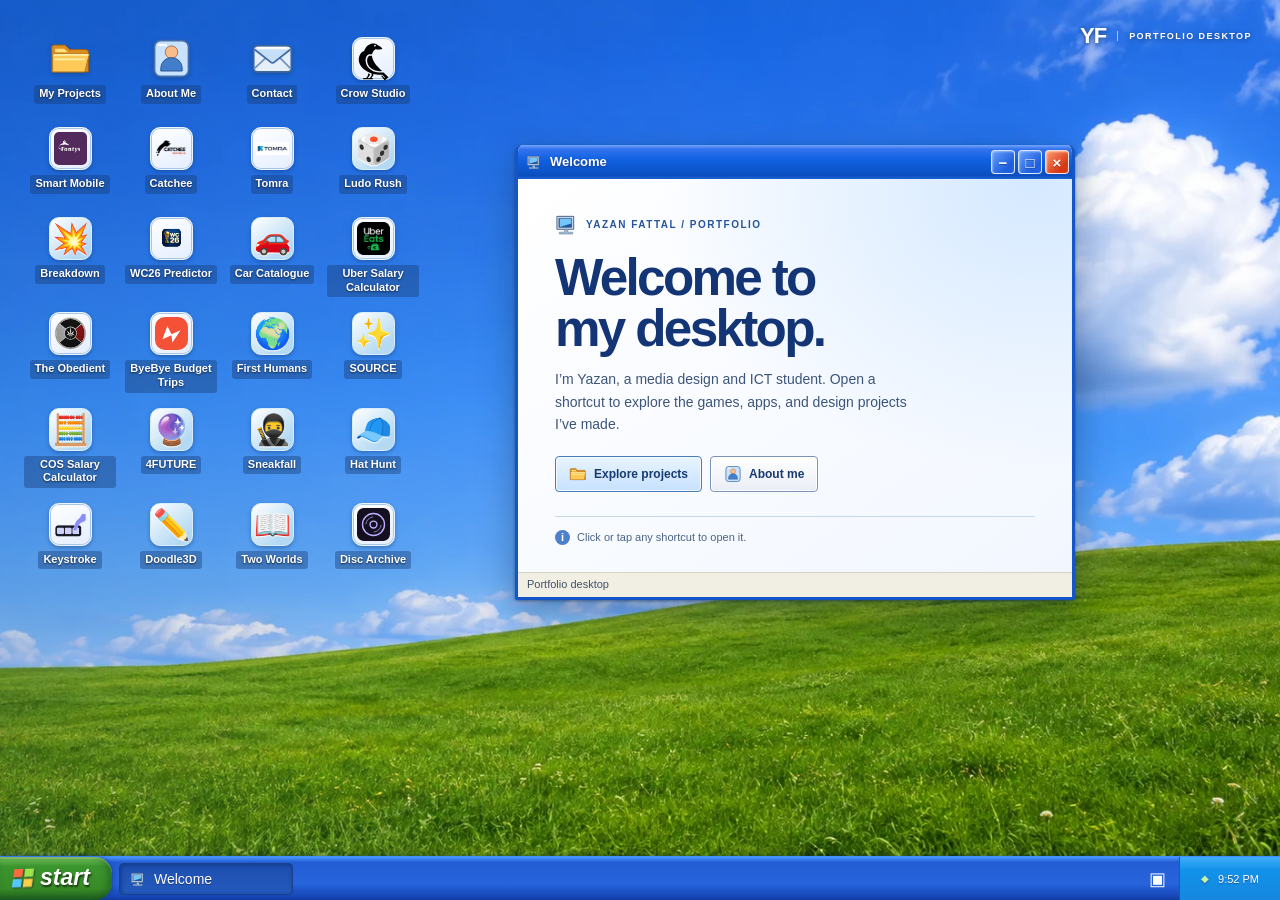
<file: index.html>
<!doctype html>
<html lang="en">
<head>
<meta charset="utf-8">
<meta name="viewport" content="width=device-width, initial-scale=1">
<meta name="description" content="Explore Yazan Fattal’s design, games, and web projects in an interactive retro desktop portfolio.">
<title>Yazan Fattal | Portfolio Desktop</title>
<link rel="icon" href="assets/favicon.png">
<link rel="stylesheet" href="desktop.css">
<script src="projects.js?v=20261124" defer></script>
<script src="desktop.js" defer></script>
</head>
<body>
<main id="workspace" aria-label="Portfolio desktop">
  <div class="desktop-mark" aria-hidden="true">YF<span>PORTFOLIO DESKTOP</span></div>
  <nav id="shortcuts" aria-label="Desktop shortcuts"></nav>
  <div id="windows"></div>
</main>
<aside id="start-menu" aria-label="Start menu" hidden>
  <header><img src="assets/me.JPG" alt=""><strong>Yazan Fattal</strong></header>
  <div class="start-links">
    <div><button data-open="projects" class="start-primary"><span data-icon="folder"></span><span><b>My Projects</b><small>Browse the complete portfolio</small></span></button>
    <button data-open="welcome"><span data-icon="computer"></span><span><b>Welcome</b><small>Go back to the desktop guide</small></span></button></div>
    <div><button data-open="about"><span data-icon="person"></span>About me</button>
    <button data-open="contact"><span data-icon="mail"></span>Contact</button>
    <a href="https://github.com/YazanFattal" target="_blank" rel="noopener noreferrer"><span data-icon="web"></span>GitHub ↗</a></div>
  </div>
  <footer><button id="hide-windows"><span aria-hidden="true">▣</span> Show desktop</button></footer>
</aside>
<footer id="taskbar">
  <button id="start" aria-expanded="false" aria-controls="start-menu" title="Open Start menu"><span class="flag" aria-hidden="true"><i></i><i></i><i></i><i></i></span>start</button>
  <div id="tasks" aria-label="Open windows"></div>
  <button id="desktop-toggle" aria-label="Show desktop" title="Show desktop">▣</button>
  <div class="tray"><span aria-hidden="true" class="tray-light">◆</span><time id="clock"></time></div>
</footer>
<noscript><p class="noscript">Enable JavaScript to explore this interactive portfolio.</p></noscript>
</body>
</html>
</file>
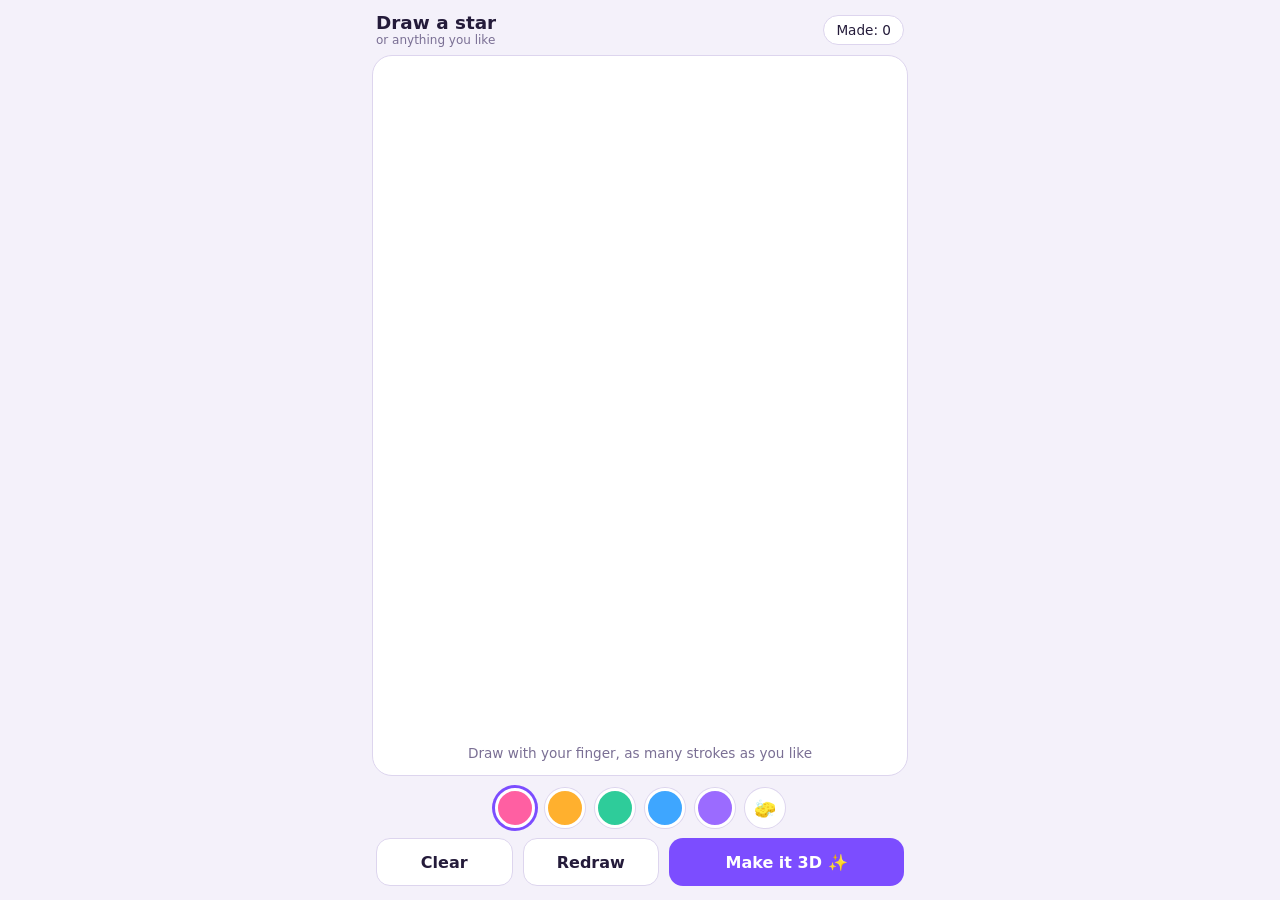
<file: apps/doodle3d/index.html>
<!DOCTYPE html>
<html lang="en">
<head>
<meta charset="utf-8">
<meta name="viewport" content="width=device-width, initial-scale=1, viewport-fit=cover">
<title>Doodle3D</title>
<link rel="icon" href="data:image/svg+xml,<svg xmlns=%22http://www.w3.org/2000/svg%22 viewBox=%220 0 100 100%22><text y=%22.9em%22 font-size=%2290%22>✏️</text></svg>">
<style>
:root{--bg:#f4f1fa;--panel:#fff;--ink:#241b3a;--mute:#7a6f94;--accent:#7c4dff;--line:#ddd5ee;color-scheme:light;
box-sizing:border-box;padding-top:env(safe-area-inset-top,0px);padding-bottom:env(safe-area-inset-bottom,0px)}
@media (prefers-color-scheme:dark){:root:not([data-theme="light"]){--bg:#15101f;--panel:#211a33;--ink:#f1ecfb;--mute:#9d92b8;--accent:#9b7bff;--line:#352b4d;color-scheme:dark}}
:root[data-theme="dark"]{--bg:#15101f;--panel:#211a33;--ink:#f1ecfb;--mute:#9d92b8;--accent:#9b7bff;--line:#352b4d;color-scheme:dark}
*{box-sizing:border-box;-webkit-tap-highlight-color:transparent}
html,body{height:100%;margin:0;background:var(--bg);color:var(--ink);font-family:system-ui,-apple-system,"Segoe UI",sans-serif;overflow:hidden;overscroll-behavior:none}
#app{height:100%;display:flex;flex-direction:column;max-width:560px;margin:0 auto}
header{padding:12px 16px 8px;display:flex;justify-content:space-between;align-items:center}
#prompt{font-size:1.15rem;font-weight:700}
#prompt small{display:block;font-size:.75rem;font-weight:500;color:var(--mute)}
#count{background:var(--panel);border:1px solid var(--line);border-radius:99px;padding:6px 12px;font-size:.85rem}
#stage{position:relative;flex:1;margin:0 12px;border-radius:20px;overflow:hidden;background:var(--panel);border:1px solid var(--line);min-height:0}
#stage,#stage *{-webkit-user-select:none;user-select:none;-webkit-touch-callout:none;-webkit-user-drag:none}
#stage{touch-action:none}#hint,#toast{pointer-events:none}
body.busy,body.busy *{-webkit-user-select:none;user-select:none}
canvas{position:absolute;inset:0;width:100%;height:100%;touch-action:none;display:block;outline:none}
#hint{position:absolute;inset:auto 0 14px;text-align:center;color:var(--mute);font-size:.85rem;pointer-events:none}
#toast{position:absolute;top:12px;left:50%;transform:translateX(-50%);background:var(--ink);color:var(--bg);padding:8px 14px;border-radius:99px;font-size:.85rem;opacity:0;transition:opacity .2s;pointer-events:none}
#bar{padding:12px 16px 14px;display:flex;flex-direction:column;gap:10px}
.row{display:flex;gap:10px;align-items:center;justify-content:center}
button{font:inherit;font-weight:600;border:1px solid var(--line);background:var(--panel);color:var(--ink);border-radius:14px;min-height:48px;padding:0 18px;flex:1}
button.main{background:var(--accent);color:#fff;border-color:transparent;flex:2}
button:active{transform:scale(.97)}
.sw{flex:none;width:40px;min-height:40px;height:40px;padding:0;border-radius:50%;border:3px solid var(--panel);box-shadow:0 0 0 1px var(--line)}
.sw.on{box-shadow:0 0 0 3px var(--accent)}
#view{display:none}
.srow{display:flex;align-items:center;gap:10px;font-size:.85rem;color:var(--mute)}
.srow span{width:72px}.srow input{flex:1;accent-color:var(--accent)}
body.v #view{display:flex}body.v #drawbar{display:none}
</style>
</head>
<body>
<div id="app">
<header><div id="prompt"></div><div id="count">Made: 0</div></header>
<div id="stage"><canvas id="gl"></canvas><canvas id="draw"></canvas><div id="hint">Draw with your finger, as many strokes as you like</div><div id="toast"></div></div>
<div id="bar">
<div id="drawbar"><div class="row" id="sws" style="margin-bottom:10px"></div>
<div class="row"><button id="clear">Clear</button><button id="redrawNow">Redraw</button><button id="make" class="main">Make it 3D ✨</button></div></div>
<div id="view"><div style="display:flex;flex-direction:column;gap:10px;width:100%">
<div class="srow"><span>Thickness</span><input type="range" id="wid" min="0" max="1" step="0.005" value="0.3" aria-label="Stroke thickness"></div>
<div class="srow"><span>Depth</span><input type="range" id="depth" min="0" max="1" step="0.01" value="0.4" aria-label="3D depth"></div>
<div class="row"><button id="redraw">Redraw</button><button id="next" class="main">Next prompt →</button></div></div></div>
</div>
</div>
<script src="three.min.js"></script>
<script>
const $=s=>document.querySelector(s);
const stage=$('#stage'),dc=$('#draw'),dx=dc.getContext('2d');
const COLORS=['#ff5fa2','#ffb02e','#2ecc9a','#3ea6ff','#9b6bff'];
const PROMPTS=['a star','a heart','a fish','a house','a cloud','a lightning bolt','a leaf','a crown','a spiral','a snake','a flower','a rocket'];
let wT=.3,dT=.4,built=null,hasModel=false,erasing=false,ring=null,strokes=[],parts=[],pts=[],drawing=false,color=COLORS[0],depth=1.2,made=0,norm=[],closed=false,mode='draw',pi=0;

// three.js setup
const renderer=new THREE.WebGLRenderer({canvas:$('#gl'),antialias:true,alpha:true});
renderer.setPixelRatio(Math.min(devicePixelRatio||1,2));
const scene=new THREE.Scene();
const camera=new THREE.PerspectiveCamera(40,1,.1,100);camera.position.set(0,0.5,11);
scene.add(new THREE.HemisphereLight(0xffffff,0x6655aa,.9));
const sun=new THREE.DirectionalLight(0xffffff,.9);sun.position.set(4,6,8);scene.add(sun);
const group=new THREE.Group();scene.add(group);
let vx=0,dragging=false,lx=0,ly=0;

function size(){
  const r=stage.getBoundingClientRect(),d=devicePixelRatio||1;
  dc.width=r.width*d;dc.height=r.height*d;dx.setTransform(d,0,0,d,0,0);
  renderer.setSize(r.width,r.height,false);camera.aspect=r.width/r.height;camera.updateProjectionMatrix();paint();
}
function paint(){
  const r=stage.getBoundingClientRect();dx.clearRect(0,0,r.width,r.height);
  dx.lineWidth=7;dx.lineCap=dx.lineJoin='round';
  [...strokes,{p:pts,c:color}].forEach(s=>{if(s.p.length===1){dx.fillStyle=s.c;dx.beginPath();dx.arc(s.p[0].x,s.p[0].y,3.5,0,7);dx.fill();return}if(s.p.length<2)return;dx.strokeStyle=s.c;dx.beginPath();dx.moveTo(s.p[0].x,s.p[0].y);s.p.forEach(q=>dx.lineTo(q.x,q.y));dx.stroke()});
  if(ring){dx.strokeStyle='#999';dx.lineWidth=1.5;dx.beginPath();dx.arc(ring.x,ring.y,22,0,7);dx.stroke()}
}
function pos(e){const r=dc.getBoundingClientRect();return{x:e.clientX-r.left,y:e.clientY-r.top}}
let pid=null;
const noSel=()=>{const g=window.getSelection&&getSelection();if(g&&g.removeAllRanges)g.removeAllRanges()};
// block selection, native drag and the long-press menu, only inside the drawing area
['contextmenu','dragstart','selectstart'].forEach(t=>stage.addEventListener(t,e=>e.preventDefault()));
// touch fallback (non-passive so preventDefault works on iOS)
['touchstart','touchmove'].forEach(t=>dc.addEventListener(t,e=>e.preventDefault(),{passive:false}));
dc.addEventListener('pointerdown',e=>{
  if(pid!==null)return; // one finger at a time
  e.preventDefault();noSel();pid=e.pointerId;document.body.classList.add('busy');
  try{dc.setPointerCapture(pid)}catch(_){}
  if(mode==='view'){dragging=true;lx=e.clientX;ly=e.clientY;return}
  $('#hint').style.display='none';
  if(erasing){drawing='e';wipeAt(pos(e));return}
  drawing=true;pts=[pos(e)];paint();
});
dc.addEventListener('pointermove',e=>{
  if(e.pointerId!==pid)return;
  if(drawing==='e'){wipeAt(pos(e))}
  else if(drawing){const p=pos(e),l=pts[pts.length-1];if(Math.hypot(p.x-l.x,p.y-l.y)>3){pts.push(p);paint()}}
  else if(dragging){const dX=e.clientX-lx,dY=e.clientY-ly;lx=e.clientX;ly=e.clientY;vx=dX*.01;group.rotation.y+=dX*.01;group.rotation.x=Math.max(-1.2,Math.min(1.2,group.rotation.x+dY*.01))}
});
const up=e=>{
  if(e&&e.pointerId!==pid)return;
  if(drawing===true){if(pts.length)strokes.push({p:densify(pts),c:color});pts=[]}
  drawing=false;dragging=false;ring=null;pid=null;document.body.classList.remove('busy');noSel();paint();
};
['pointerup','pointercancel','lostpointercapture'].forEach(t=>dc.addEventListener(t,up));
addEventListener('blur',()=>up());

function toast(t){const el=$('#toast');el.textContent=t;el.style.opacity=1;setTimeout(()=>el.style.opacity=0,1600)}

function smooth(P){let a=P;for(let r=0;r<2&&a.length>2;r++){const b=a;a=b.map((p,i)=>i&&i<b.length-1?new THREE.Vector2((b[i-1].x+p.x+b[i+1].x)/3,(b[i-1].y+p.y+b[i+1].y)/3):p)}return a}
function prepare(){
  const all=strokes.filter(t=>t.p.length);
  const xs=all.flatMap(t=>t.p.map(p=>p.x)),ys=all.flatMap(t=>t.p.map(p=>p.y));
  const x0=Math.min(...xs),x1=Math.max(...xs),y0=Math.min(...ys),y1=Math.max(...ys);
  const k=4/Math.max(x1-x0,y1-y0,40),cx=(x0+x1)/2,cy=(y0+y1)/2;
  // every stroke stays its own open polyline: nothing is closed or filled
  built={k,ref:Math.min(stage.clientWidth,stage.clientHeight),str:all.map(t=>({c:t.c,pts:smooth(t.p.map(p=>new THREE.Vector2((p.x-cx)*k,-(p.y-cy)*k)))}))};
}
function build(){
  while(group.children.length){const c=group.children.pop();c.geometry&&c.geometry.dispose();c.material&&c.material.dispose()}
  if(!built)return;
  // width and depth are separate, both scale with the stage size so they look the same on any screen
  const w=(.006+.08*wT*wT)*built.ref*built.k,d=(.004+.12*dT*dT)*built.ref*built.k;
  const by={};built.str.forEach(t=>{(by[t.c]=by[t.c]||[]).push(t.pts)});
  const m=new THREE.Matrix4(),q=new THREE.Quaternion(),sc=new THREE.Vector3(),ps=new THREE.Vector3(),z=new THREE.Vector3(0,0,1);
  for(const c in by){
    let nd=0;by[c].forEach(P=>nd+=P.length);
    const mat=new THREE.MeshStandardMaterial({color:c,roughness:.35,metalness:.1});
    const cg=new THREE.CylinderGeometry(.5,.5,1,16);cg.rotateX(Math.PI/2);
    const disc=new THREE.InstancedMesh(cg,mat,nd),box=new THREE.InstancedMesh(new THREE.BoxGeometry(1,1,1),mat,nd);
    let i=0,j=0;
    by[c].forEach(P=>P.forEach((p,n)=>{
      q.identity();ps.set(p.x,p.y,0);sc.set(w,w,d);m.compose(ps,q,sc);disc.setMatrixAt(i++,m);
      if(n){const a=P[n-1],ex=p.x-a.x,ey=p.y-a.y;q.setFromAxisAngle(z,Math.atan2(ey,ex));ps.set((p.x+a.x)/2,(p.y+a.y)/2,0);sc.set(Math.hypot(ex,ey),w,d);m.compose(ps,q,sc);box.setMatrixAt(j++,m)}
    }));
    disc.count=i;box.count=j;disc.frustumCulled=box.frustumCulled=false;
    group.add(disc);if(j)group.add(box);
  }
}
function ghost(on){group.children.forEach(c=>{c.material.transparent=on;c.material.opacity=on?.3:1;c.material.needsUpdate=true})}
function densify(a){const o=[a[0]];for(let i=1;i<a.length;i++){const p=a[i-1],q=a[i],n=Math.ceil(Math.hypot(q.x-p.x,q.y-p.y)/4);for(let k=1;k<=n;k++)o.push({x:p.x+(q.x-p.x)*k/n,y:p.y+(q.y-p.y)*k/n})}return o}
function wipeAt(p){let hit=false;const out=[];
  strokes.forEach(s=>{let run=[];s.p.forEach(q=>{if(Math.hypot(q.x-p.x,q.y-p.y)<22){hit=true;if(run.length>1||(run.length===1&&s.p.length===1))out.push({p:run,c:s.c});run=[]}else run.push(q)});if(run.length>1||(run.length===1&&s.p.length===1))out.push({p:run,c:s.c})});
  if(hit)strokes=out;ring=p;paint()}
function wipe(){pts=[];strokes=[];paint();while(group.children.length){const c=group.children.pop();c.geometry&&c.geometry.dispose()}hasModel=false}
function setMode(m){mode=m;document.body.classList.toggle('v',m==='view');ghost(m==='draw');
  if(m==='view'){group.rotation.set(-.35,0,0);vx=.012}
  else{const h=$('#hint');h.textContent=hasModel?'Draw over the faded model, or tap Clear to start fresh':'Draw with your finger, as many strokes as you like';h.style.display=''}}
function newPrompt(){pi=(pi+1+Math.floor(Math.random()*3))%PROMPTS.length;showPrompt()}
function showPrompt(){$('#prompt').innerHTML='Draw '+PROMPTS[pi]+'<small>or anything you like</small>'}

$('#make').onclick=()=>{
  if(!strokes.length){toast('Draw a bigger shape first');return}
  prepare();build();hasModel=true;made++;$('#count').textContent='Made: '+made;
  pts=[];strokes=[];paint();setMode('view');
};
$('#clear').onclick=()=>{wipe();setMode('draw')};
$('#redrawNow').onclick=()=>{strokes.pop();pts=[];paint()};
$('#redraw').onclick=()=>{pts=[];paint();setMode('draw')};
$('#next').onclick=()=>{newPrompt();wipe();setMode('draw')};
$('#wid').oninput=e=>{wT=+e.target.value;if(hasModel)build()};
$('#depth').oninput=e=>{dT=+e.target.value;if(hasModel)build()};
const sw=$('#sws');
COLORS.forEach((c,i)=>{const b=document.createElement('button');b.className='sw'+(i?'':' on');b.style.background=c;b.setAttribute('aria-label','Colour '+(i+1));
  b.onclick=()=>{erasing=false;color=c;sw.querySelectorAll('.sw').forEach(x=>x.classList.remove('on'));b.classList.add('on');paint()};sw.appendChild(b)});
const er=document.createElement('button');er.className='sw';er.textContent='🧽';er.style.cssText='background:var(--panel);font-size:18px';er.setAttribute('aria-label','Eraser');
er.onclick=()=>{erasing=!erasing;sw.querySelectorAll('.sw').forEach(x=>x.classList.remove('on'));if(erasing){er.classList.add('on');toast('Eraser on: drag over a stroke')}else{sw.querySelector('.sw').classList.add('on');color=COLORS[0]}};
sw.appendChild(er);

(function loop(){
  requestAnimationFrame(loop);
  if(mode==='view'){if(!dragging){group.rotation.y+=vx;vx+=(.012-vx)*.03}}
  renderer.render(scene,camera);
})();
// in view mode, hide the 2D layer's drawing but keep it for drag input
addEventListener('resize',size);
showPrompt();setMode('draw');size();
</script>
</body>
</html>
</file>
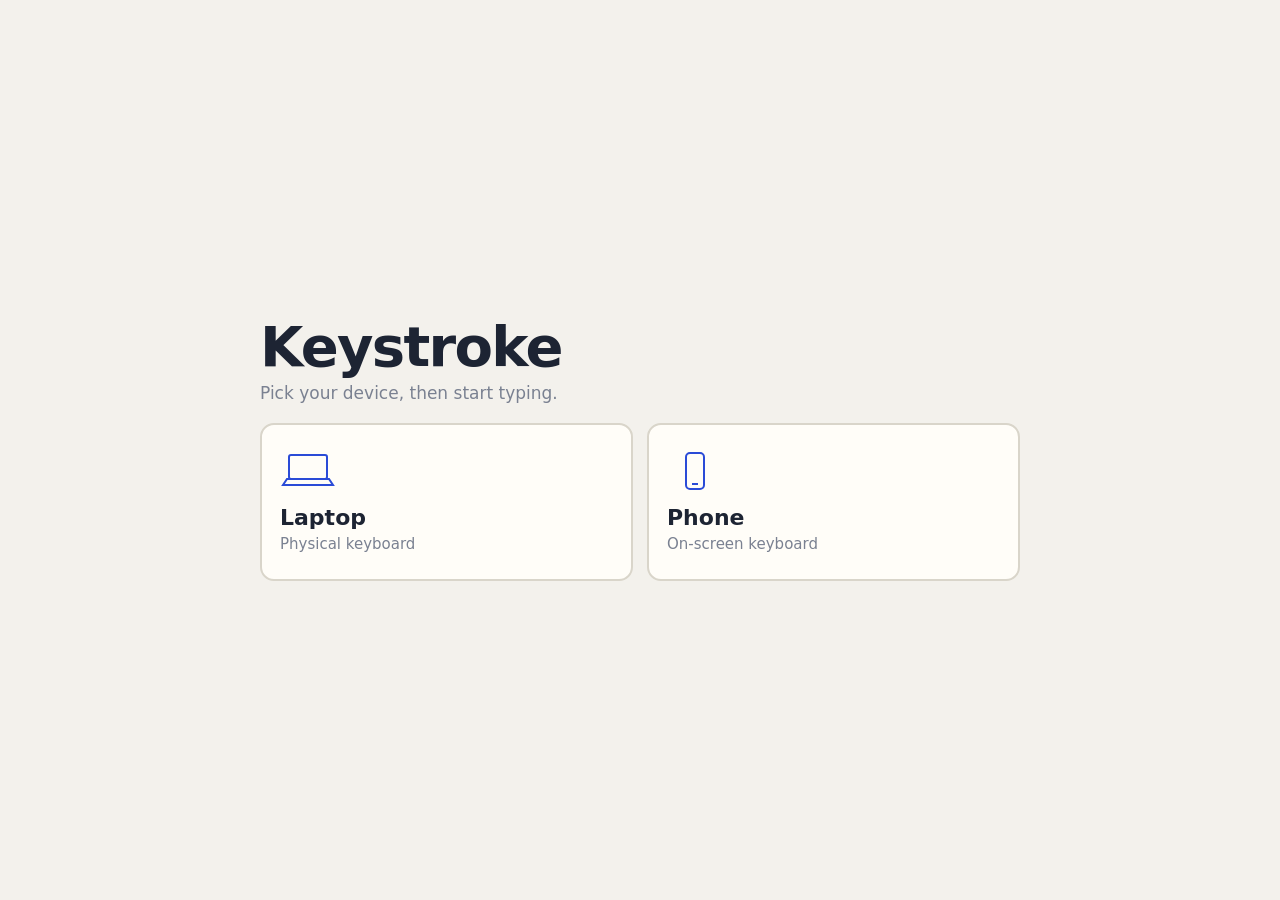
<file: apps/keystroke/index.html>
<!DOCTYPE html>
<html lang="en">
<head>
<meta charset="utf-8">
<meta name="viewport" content="width=device-width, initial-scale=1, viewport-fit=cover">
<title>Keystroke – Typing Game</title>
<style>
:root{--bg:#f3f1ec;--panel:#fffdf8;--ink:#1d2433;--mute:#7a8191;--line:#d9d5ca;--ok:#1f7a54;--bad:#c23b3b;--acc:#2a4bd7;--accsoft:#dfe5ff;
box-sizing:border-box;padding-top:env(safe-area-inset-top,0px);padding-bottom:env(safe-area-inset-bottom,0px)}
@media (prefers-color-scheme:dark){:root:not([data-theme="light"]){--bg:#12151d;--panel:#1b1f2b;--ink:#e8eaf2;--mute:#8a91a5;--line:#2c3243;--ok:#5fd09b;--bad:#ff7b7b;--acc:#8ea2ff;--accsoft:#252d52}}
:root[data-theme="dark"]{--bg:#12151d;--panel:#1b1f2b;--ink:#e8eaf2;--mute:#8a91a5;--line:#2c3243;--ok:#5fd09b;--bad:#ff7b7b;--acc:#8ea2ff;--accsoft:#252d52}
*{box-sizing:border-box}
html{color-scheme:light dark}
body{margin:0;background:var(--bg);color:var(--ink);font-family:"Trebuchet MS",Verdana,system-ui,sans-serif;min-height:100vh;display:flex;justify-content:center;padding:20px}
main{width:100%;max-width:760px;display:flex;flex-direction:column;gap:20px;justify-content:center}
h1{font-size:clamp(34px,7vw,56px);margin:0;letter-spacing:-.03em;line-height:1}
p.sub{margin:8px 0 0;color:var(--mute);font-size:17px}
.hidden{display:none!important}
.choices{display:grid;grid-template-columns:1fr 1fr;gap:14px}
@media (max-width:520px){.choices{grid-template-columns:1fr}}
.choice{background:var(--panel);border:2px solid var(--line);border-radius:14px;padding:26px 18px;font:inherit;color:inherit;cursor:pointer;text-align:left;transition:border-color .15s,transform .1s}
.choice:hover,.choice:focus-visible{border-color:var(--acc);outline:none}
.choice:active{transform:scale(.98)}
.choice b{display:block;font-size:22px;margin:10px 0 4px}
.choice span{color:var(--mute);font-size:15px}
.choice svg{width:56px;height:40px;stroke:var(--acc);fill:none;stroke-width:2}
.stats{display:flex;gap:10px}
.stat{flex:1;background:var(--panel);border:1px solid var(--line);border-radius:10px;padding:10px 14px}
.stat small{display:block;color:var(--mute);font-size:13px}
.stat strong{font-size:28px;font-variant-numeric:tabular-nums}
.bar{height:6px;background:var(--line);border-radius:3px;overflow:hidden}
.bar i{display:block;height:100%;width:100%;background:var(--acc);transition:width .25s linear}
#box{background:var(--panel);border:2px solid var(--line);border-radius:14px;padding:18px 20px;font:22px/1.7 "Courier New",ui-monospace,monospace;height:9.2em;overflow:hidden;position:relative;cursor:text;word-break:break-word}
#box.focus{border-color:var(--acc)}
#text{position:relative}
#text span{border-radius:3px}
.ok{color:var(--ok)}
.bad{color:var(--bad);background:color-mix(in srgb,var(--bad) 18%,transparent)}
.cur{background:var(--accsoft);box-shadow:-2px 0 0 var(--acc)}
#hint{color:var(--acc);font-weight:bold;text-align:center;min-height:1.4em}
#kb{position:fixed;opacity:0;pointer-events:none;left:0;top:0;width:1px;height:1px}
.row{display:flex;gap:10px;flex-wrap:wrap}
button.btn{font:inherit;font-weight:bold;padding:12px 20px;border-radius:10px;border:2px solid var(--acc);background:var(--acc);color:var(--bg);cursor:pointer}
button.btn.alt{background:transparent;color:var(--acc)}
button.btn:focus-visible{outline:3px solid var(--accsoft)}
.result{background:var(--panel);border:2px solid var(--line);border-radius:14px;padding:22px}
.result .big{font-size:clamp(48px,12vw,84px);font-weight:bold;letter-spacing:-.03em;line-height:1}
.result p{color:var(--mute);margin:6px 0 16px}
</style>
</head>
<body>
<main>
  <header>
    <h1>Keystroke</h1>
    <p class="sub" id="sub">Pick your device, then start typing.</p>
  </header>

  <section id="pick">
    <div class="choices">
      <button class="choice" data-p="laptop">
        <svg viewBox="0 0 56 40"><rect x="9" y="4" width="38" height="24" rx="2"/><path d="M3 34h50l-4-6H7z"/></svg>
        <b>Laptop</b><span>Physical keyboard</span>
      </button>
      <button class="choice" data-p="phone">
        <svg viewBox="0 0 56 40"><rect x="19" y="2" width="18" height="36" rx="4"/><path d="M25 33h6"/></svg>
        <b>Phone</b><span>On-screen keyboard</span>
      </button>
    </div>
  </section>

  <section id="game" class="hidden">
    <div class="stats">
      <div class="stat"><small>Time</small><strong id="t">30</strong></div>
      <div class="stat"><small>WPM</small><strong id="w">0</strong></div>
      <div class="stat"><small>Accuracy</small><strong id="a">100%</strong></div>
    </div>
    <div class="bar" style="margin:14px 0"><i id="bar"></i></div>
    <div id="box"><div id="text"></div></div>
    <input id="kb" autocomplete="off" autocapitalize="off" autocorrect="off" spellcheck="false" aria-label="Type here">
    <p id="hint" style="margin:14px 0 0"></p>
    <div class="row" style="justify-content:center"><button class="btn alt" id="change">Change device</button></div>
  </section>

  <section id="end" class="result hidden">
    <div class="big"><span id="rw">0</span> WPM</div>
    <p id="rm"></p>
    <div class="row"><button class="btn" id="again">Play again</button><button class="btn alt" id="change2">Change device</button></div>
  </section>
</main>

<script>
(function(){
  var WORDS="the of and to in is you that it he was for on are as with his they at be this from have or by one had not but what all were when we there can an your which their said if do will each about how up out them then she many some so these would other into has more her two like him see time could no make than first been its who now people my made over did down only way find use may water long little very after words called just where most know get through back much before go good new write our used me man too any day same right look think also around another came come work three word must because does part even place well such here take why things help put years different away again off went old number great tell men say small every found still between name should home big give air line set own under read last never us left end along while might next sound below saw something thought both few those always looked show large often together asked house don't world going want school important until form food keep children feet land side without boy once animals life enough took sometimes four head above kind began almost live page got earth need far hand high year mother light country father let night picture being study second soon story since white ever paper hard near sentence better best across during today however sure knew try told young sun thing whole hear example heard several change answer room sea against top turned learn point city play toward five using himself usually".split(" ");
  var $=function(i){return document.getElementById(i)};
  var DUR=30, platform=null, target="", typed="", started=false, done=false, startT=0, timer=null, errors=0, strokes=0;
  var kb=$("kb"), box=$("box"), textEl=$("text");

  function genWords(n){var o=[];for(var i=0;i<n;i++)o.push(WORDS[Math.floor(Math.random()*WORDS.length)]);return o.join(" ")}
  function render(){
    var h="";
    for(var i=0;i<target.length;i++){
      var c=target[i]==="<"?"&lt;":target[i], cls="";
      if(i<typed.length) cls=typed[i]===target[i]?"ok":"bad";
      else if(i===typed.length) cls="cur";
      h+='<span class="'+cls+'">'+(c===" "&&cls==="bad"?"&nbsp;":c)+"</span>";
    }
    textEl.innerHTML=h;
    var cur=textEl.children[typed.length];
    if(cur){var off=cur.offsetTop-box.clientHeight/3;box.scrollTop=Math.max(0,off)}
  }
  function stats(){
    var el=started?(Date.now()-startT)/60000:0, good=0;
    for(var i=0;i<typed.length;i++) if(typed[i]===target[i]) good++;
    var wpm=el>0?Math.round(good/5/el):0;
    var acc=strokes?Math.round((strokes-errors)/strokes*100):100;
    return {wpm:wpm,acc:acc}
  }
  function tick(){
    var left=Math.max(0,DUR-(Date.now()-startT)/1000);
    $("t").textContent=Math.ceil(left);
    $("bar").style.width=(left/DUR*100)+"%";
    var s=stats();$("w").textContent=s.wpm;$("a").textContent=s.acc+"%";
    if(left<=0) finish();
  }
  function finish(){
    done=true;clearInterval(timer);kb.blur();
    var s=stats();
    $("rw").textContent=s.wpm;
    $("rm").textContent="Accuracy "+s.acc+"% · "+typed.length+" characters typed"+(s.wpm>=60?". Fast hands!":s.wpm>=35?". Solid pace.":". Keep practising.");
    $("game").classList.add("hidden");$("end").classList.remove("hidden");
    $("sub").textContent="Time’s up.";
  }
  function reset(){
    clearInterval(timer);
    target=genWords(120);typed="";started=false;done=false;errors=0;strokes=0;kb.value="";
    $("t").textContent=DUR;$("w").textContent=0;$("a").textContent="100%";$("bar").style.width="100%";
    box.scrollTop=0;render();
  }
  function startGame(){
    $("pick").classList.add("hidden");$("end").classList.add("hidden");$("game").classList.remove("hidden");
    $("sub").textContent=platform==="phone"?"Tap the text box, then type.":"Click the text box or just press any key.";
    $("hint").textContent=platform==="phone"?"Tap the box to open your keyboard. The timer starts on your first letter.":"Start typing. The timer starts on your first key.";
    reset();
    setTimeout(function(){kb.focus()},50);
  }
  function showPick(){
    clearInterval(timer);kb.blur();
    $("game").classList.add("hidden");$("end").classList.add("hidden");$("pick").classList.remove("hidden");
    $("sub").textContent="Pick your device, then start typing.";
  }
  document.querySelectorAll(".choice").forEach(function(b){
    b.addEventListener("click",function(){platform=b.dataset.p;startGame()});
  });
  $("change").onclick=$("change2").onclick=showPick;
  $("again").onclick=startGame;

  box.addEventListener("pointerdown",function(e){e.preventDefault();if(!done)kb.focus()});
  kb.addEventListener("focus",function(){box.classList.add("focus")});
  kb.addEventListener("blur",function(){box.classList.remove("focus")});
  document.addEventListener("keydown",function(e){
    if(platform==="laptop"&&!done&&!$("game").classList.contains("hidden")&&document.activeElement!==kb&&!e.ctrlKey&&!e.metaKey&&!e.altKey&&e.key.length===1){kb.focus()}
  });
  kb.addEventListener("input",function(){
    if(done)return;
    var v=kb.value;
    if(!started&&v.length){started=true;startT=Date.now();$("hint").textContent="";timer=setInterval(tick,100)}
    if(v.length>typed.length){
      for(var i=typed.length;i<v.length;i++){strokes++;if(v[i]!==target[i])errors++}
    }
    typed=v;
    if(typed.length>target.length-30) target+=" "+genWords(60);
    render();
  });
  window.addEventListener("keydown",function(e){if(e.key==="Escape"&&!done&&started){finish()}});
})();
</script>
</body>
</html>
</file>
<file: desktop.css>
:root{font:14px Tahoma,"Segoe UI",sans-serif;color:#14294e;--bar:44px;--ink:#122951;--cream:#f1eee4;--blue:#0654ca;--rule:#c6d4eb}*{box-sizing:border-box}html,body{margin:0;width:100%;height:100%;overflow:hidden}body{background:#3579c5}button,input{font:inherit}button,a{-webkit-tap-highlight-color:transparent}button{cursor:pointer}button:focus-visible,a:focus-visible,input:focus-visible{outline:2px solid #f1ba3e;outline-offset:2px}a{color:#1247a0}button:disabled{cursor:default;opacity:.6}[hidden]{display:none!important}
#workspace{position:relative;height:calc(100dvh - var(--bar) - env(safe-area-inset-bottom));min-height:0;overflow:hidden;isolation:isolate;background:linear-gradient(100deg,#09396b27,transparent 52%),#3b87da url("assets/hills.webp") 50% 60%/cover no-repeat}
.desktop-mark{position:absolute;top:23px;right:28px;display:flex;align-items:center;gap:11px;color:#fff;text-shadow:0 1px 4px #163f79;font-size:22px;font-weight:bold;letter-spacing:-1px}.desktop-mark span{font-size:9px;letter-spacing:.16em;padding-left:11px;border-left:1px solid #ffffff91}
#shortcuts{position:absolute;inset:28px auto 8px 18px;display:grid;grid-template-columns:repeat(4,98px);align-content:start;gap:4px 3px;max-width:calc(100% - 24px);overflow:auto;scrollbar-width:thin;overscroll-behavior:contain;padding:3px}
.shortcut{width:100%;min-height:86px;padding:5px 2px 4px;border:1px solid transparent;border-radius:5px;background:none;color:white;display:flex;align-items:center;flex-direction:column;justify-content:start;gap:5px;position:relative}
.shortcut:hover,.shortcut:focus-visible{background:#1248a866;border-color:#b7dbffb0}.shortcut-label{display:block;max-width:100%;font-size:11px;line-height:1.24;overflow-wrap:break-word;padding:2px 5px 3px;border-radius:3px;background:#163b7269;text-shadow:0 1px 2px #122749;font-weight:700}.shortcut .icon{filter:drop-shadow(0 2px 2px #0c32665e)}.icon{display:inline-grid;place-items:center;width:43px;height:43px;flex:none;vertical-align:middle;line-height:1}.icon svg{width:100%;height:100%}.icon-logo{padding:4px;border:1px solid #eaf6ff;border-radius:10px;background:linear-gradient(155deg,#fff,#e4eeff);box-shadow:inset 0 0 0 1px #a8c5e8}.icon-logo img{display:block;width:100%;height:100%;object-fit:contain;border-radius:5px}.icon-emoji{font:30px "Segoe UI Emoji",sans-serif;border:1px solid #d8edff;border-radius:10px;background:linear-gradient(140deg,#ffffff,#b3d9f3 80%);text-shadow:0 1px 1px #fff}
#taskbar{height:calc(var(--bar) + env(safe-area-inset-bottom));padding-bottom:env(safe-area-inset-bottom);display:flex;position:relative;z-index:10002;align-items:stretch;gap:7px;background:linear-gradient(#4897ff 0%,#235dd4 12%,#2764dc 62%,#1647b7 92%,#123b9f);border-top:1px solid #408eff;color:white;box-shadow:0 -1px 3px #0c37654d}
#start{width:112px;flex:none;color:white;border:0;border-radius:0 17px 17px 0;background:linear-gradient(#79c65a,#3a952e 22%,#388b27 74%,#1d5c1c);box-shadow:inset -4px 0 7px #194e2787,inset 0 2px #c1e69b7d,2px 0 5px #173b928c;font:bold italic 23px Tahoma,sans-serif;text-shadow:1px 2px 2px #17380e;display:flex;align-items:center;justify-content:center;gap:7px;padding:0 9px 2px 0}#start:hover,#start[aria-expanded=true]{filter:brightness(1.13)}.flag{display:grid;grid-template-columns:9px 9px;grid-template-rows:8px 8px;gap:2px;transform:skewY(-10deg) rotate(8deg);filter:drop-shadow(1px 1px 1px #25462d)}.flag i:nth-child(1){background:#f96b3e}.flag i:nth-child(2){background:#9ee54b}.flag i:nth-child(3){background:#53c8ff}.flag i:nth-child(4){background:#ffce48}
#tasks{display:flex;flex:1;min-width:0;gap:5px;align-items:center;overflow:auto;scrollbar-width:none}.task{display:flex;gap:7px;align-items:center;color:white;text-align:left;text-shadow:0 1px #13387f;white-space:nowrap;width:clamp(103px,17vw,174px);height:32px;padding:3px 9px;border:1px solid #2364c5;border-radius:4px;background:linear-gradient(#4c91ef,#2c6fda);box-shadow:inset 0 1px #93c5ff7a;flex:none}.task .icon{width:18px;height:18px;font-size:13px;padding:1px;border-radius:4px}.task span:last-child{overflow:hidden;text-overflow:ellipsis}.task[aria-pressed=true]{background:linear-gradient(#1d4eae,#245abd);border-color:#17418d;box-shadow:inset 1px 1px 4px #123983}.task:hover{filter:brightness(1.12)}#desktop-toggle{align-self:center;width:30px;height:30px;border:0;background:transparent;color:white;font-size:18px;border-radius:3px}#desktop-toggle:hover{background:#6ea3f7}.tray{display:flex;gap:9px;align-items:center;justify-content:center;min-width:101px;padding:0 12px;border-left:1px solid #1459b9;background:linear-gradient(#40affb,#1292ea 30%,#1587de);font-size:11px;text-shadow:0 1px 1px #1b589d;white-space:nowrap}.tray-light{color:#c7f2a7;font-size:10px}
#start-menu{position:fixed;bottom:calc(var(--bar) + env(safe-area-inset-bottom));left:0;z-index:10003;width:min(379px,100vw - 8px);border:2px solid #0c4eb9;border-radius:9px 9px 2px 2px;overflow:hidden;box-shadow:4px 5px 20px #0a214d7a;background:white}#start-menu header{display:flex;align-items:center;gap:10px;padding:10px 12px;color:white;background:linear-gradient(#367de4,#1855c5 25%,#2369db);text-shadow:0 1px #13419a;font-size:16px;border-bottom:2px solid #f1b94c}#start-menu header img{width:40px;height:40px;object-fit:cover;border:2px solid white;border-radius:5px}.start-links{display:grid;grid-template-columns:1.12fr 1fr}.start-links>div{padding:8px 5px}.start-links>div+div{background:#e4edfc;border-left:1px solid #b2ccf3}.start-links button,.start-links a{width:100%;display:flex;gap:7px;align-items:center;text-align:left;text-decoration:none;color:#133566;border:0;background:none;padding:8px 5px;font-size:12px}.start-links button:hover,.start-links a:hover{background:#245fc3;color:white}.start-links small{display:block;line-height:1.3;font-size:10px;margin-top:3px}.start-links .icon{width:28px;height:28px}#start-menu footer{display:flex;justify-content:flex-end;background:linear-gradient(#3b8aee,#205ac9);padding:5px}#hide-windows{color:white;background:none;border:0;padding:5px 8px;font-size:12px}#hide-windows:hover{background:#1448a7}
#windows{position:absolute;inset:0;pointer-events:none}.window{position:absolute;pointer-events:auto;display:flex;flex-direction:column;min-width:0;overflow:hidden;border:3px solid #1455c7;border-top:0;border-radius:8px 8px 3px 3px;background:var(--cream);box-shadow:0 12px 37px #0a274e63,0 1px 3px #1532618f;max-height:100%}.window:not(.is-active){border-color:#5681ca}.window:not(.is-active) .titlebar{background:linear-gradient(#86a9ed,#587fc7 36%,#658ad2)}.titlebar{min-height:34px;display:flex;align-items:center;justify-content:space-between;gap:7px;color:white;background:linear-gradient(#74a4ff 0%,#3273ee 12%,#1061e1 44%,#0b4fbf 90%,#1e63d7);padding:3px 3px 3px 7px;text-shadow:0 1px 2px #153c81;user-select:none;touch-action:none}.titlebar h2{display:flex;min-width:0;align-items:center;gap:7px;font-size:13px;line-height:1.1;margin:0;white-space:nowrap;overflow:hidden}.titlebar h2 .icon{width:18px;height:18px;font-size:13px;padding:1px;border-radius:4px}.titlebar h2 span:last-child{overflow:hidden;text-overflow:ellipsis}.window-controls{display:flex;gap:3px;flex:none}.window-controls button{border:1px solid #ffffffce;background:linear-gradient(135deg,#68a0fb,#1f60df 72%);box-shadow:inset 1px 1px 2px #afd0ffad;color:white;width:24px;height:24px;border-radius:4px;font:bold 15px Arial,sans-serif;display:grid;place-items:center;padding:0;text-shadow:0 1px #214da3}.window-controls button:hover{filter:brightness(1.19)}.window-controls .close{background:linear-gradient(135deg,#ff9c73,#d63815 74%);box-shadow:inset 1px 1px 2px #ffc8a3;text-shadow:0 1px #a42e13}.window-body{min-height:0;overflow:auto;background:#fff;overscroll-behavior:contain;color:var(--ink);flex:1 1 auto}.window-status{font-size:11px;line-height:1.25;min-height:25px;display:flex;gap:5px;align-items:center;border-top:1px solid #d6d1c3;background:#f1eee4;color:#41526b;padding:5px 9px}.window.is-max{inset:0!important;width:100%!important;height:100%!important;border-radius:0}.window.is-max .titlebar{cursor:default}
.welcome-body{padding:34px 37px 27px;background:radial-gradient(ellipse at 93% 2%,#d5e9ff 0,transparent 52%),linear-gradient(145deg,#fff,#f2f7ff)}.welcome-kicker{display:flex;align-items:center;gap:8px;font-size:10px;letter-spacing:.15em;font-weight:bold;color:#27549b;margin:0 0 17px}.welcome-kicker .icon{width:23px;height:23px}.welcome-body h1{font-family:"Trebuchet MS",Tahoma,sans-serif;letter-spacing:-.052em;color:#143575;font-size:clamp(32px,4vw,54px);line-height:.99;margin:0 0 14px}.welcome-body>p:not(.welcome-kicker){font-size:14px;line-height:1.6;max-width:360px;margin:0 0 20px;color:#3d5579}.actions{display:flex;gap:8px;flex-wrap:wrap}.xp-button{display:inline-flex;align-items:center;justify-content:center;gap:7px;min-height:36px;padding:7px 13px;border:1px solid #7a95bc;border-radius:4px;background:linear-gradient(#fff,#e9edf5);box-shadow:inset 0 0 0 1px #fff;color:#173b70;text-decoration:none;font-weight:bold;font-size:12px}.xp-button:hover{background:#e2efff;border-color:#3475d0}.xp-button.primary{background:linear-gradient(#e8f4ff,#c6e1ff);border-color:#4a7ebb;box-shadow:inset 0 0 0 1px #f3f9ff}.xp-button .icon{width:18px;height:18px}.welcome-note{margin-top:24px;border-top:1px solid #c6d7f0;padding-top:13px;color:#4d6385;font-size:11px;display:flex;align-items:center;gap:7px}.welcome-note b{font-family:Arial,sans-serif;display:grid;place-items:center;color:white;background:#4d80cc;border-radius:50%;width:15px;height:15px;font-size:11px}
.explorer{display:flex;flex-direction:column;min-height:0;height:100%;overflow:auto}.explorer-toolbar{display:flex;align-items:center;gap:9px;flex-wrap:wrap;padding:9px 10px;background:#f0ede3;border-bottom:1px solid #d2c9b8;font-size:12px}.explorer-toolbar label{display:flex;flex:1;gap:7px;align-items:center}.explorer-toolbar input{border:1px solid #91a8ca;min-height:31px;min-width:0;width:100%;padding:4px 8px;color:#14294e;background:white}.filters{display:flex;gap:3px}.filters button{font-size:11px;border:1px solid transparent;border-radius:3px;color:#203d70;background:none;min-height:29px;padding:2px 7px}.filters button:hover,.filters button[aria-pressed=true]{background:#dbeaff;border-color:#9cbde7}.explorer-items{display:grid;grid-template-columns:repeat(auto-fill,minmax(177px,1fr));align-content:start;gap:4px;padding:12px}.explorer-item{display:flex;align-items:center;gap:8px;text-align:left;min-height:57px;padding:5px;border:1px solid transparent;border-radius:4px;background:none;color:#1a3564}.explorer-item:hover,.explorer-item:focus-visible{background:#e9f2ff;border-color:#b3cced}.explorer-item .icon{width:35px;height:35px;font-size:24px}.explorer-item b{display:block;font-size:12px}.explorer-item small{font-size:11px;color:#4c6484}.empty{padding:8px;color:#4b6484;margin:0;font-size:13px}
.project,.plain-page{padding:clamp(17px,4vw,28px);line-height:1.55}.project-lead{display:flex;align-items:center;gap:14px}.project-lead>.icon{width:61px;height:61px;font-size:42px}.project-kicker{font-size:10px;letter-spacing:.11em;text-transform:uppercase;font-weight:bold;color:#4c648c}.project h3,.plain-page h3{font:700 27px/1.15 "Trebuchet MS",Tahoma,sans-serif;color:#153974;margin:2px 0 0;letter-spacing:-.025em}.project p,.plain-page p{margin:13px 0}.project .tags{list-style:none;display:flex;gap:5px;flex-wrap:wrap;padding:0;margin:12px 0 18px}.tags li{padding:2px 7px;border:1px solid #d3e1f7;border-radius:3px;background:#edf4fe;color:#375781;font-size:11px}.project details{margin:15px 0 4px;border-top:1px solid var(--rule);padding-top:12px}.project summary{color:#1d4d93;font-weight:bold;cursor:pointer}.project dl{margin:9px 0 0}.project dt{font-weight:bold}.project dd{margin:3px 0 10px}.about-intro{display:flex;gap:15px;align-items:center}.about-intro img{width:71px;height:71px;border:2px solid #bdd6fa;border-radius:7px;object-fit:cover}.journey{display:grid;grid-template-columns:repeat(2,1fr);gap:8px;padding:0;list-style:none}.journey li{padding:8px;border:1px solid #d5e4fa;border-radius:4px;background:#f5f9ff}.journey b,.journey small{display:block}.plain-page .actions{margin-top:14px}.demo-frame{width:100%;height:100%;min-height:320px;border:0;display:block}.demo-body{height:100%;display:flex;flex-direction:column}.demo-body .demo-frame{flex:1}.demo-body .demo-toolbar{padding:6px 8px;background:#f1eee4;border-bottom:1px solid #d6d1c3}.demo-body .demo-toolbar a{font-size:11px}
.noscript{position:fixed;inset:1rem auto auto 1rem;background:#fff;padding:12px}
@media(max-width:990px){#shortcuts{grid-template-columns:repeat(3,94px)}}
@media(max-width:700px){#workspace{background-position:55% center}.desktop-mark{top:11px;right:14px;font-size:16px}.desktop-mark span{font-size:8px}#shortcuts{inset:39px 5px 4px;max-width:none;grid-template-columns:repeat(4,minmax(0,1fr));gap:3px;padding:3px 4px}.shortcut{min-height:78px}.shortcut .icon{width:39px;height:39px}.shortcut-label{font-size:10px}.window{border-width:2px;border-top:0}.welcome-body{padding:24px 20px 20px}#start{width:87px;font-size:20px}.tray{min-width:65px;padding:0 7px}.tray-light{display:none}#taskbar{gap:4px}#desktop-toggle{width:24px;padding:0}.task{width:114px}.explorer-items{grid-template-columns:repeat(auto-fill,minmax(134px,1fr));padding:7px}.project-lead>.icon{width:49px;height:49px;font-size:33px}.project h3{font-size:23px}}
@media(max-width:350px){#shortcuts{grid-template-columns:repeat(3,minmax(0,1fr))}.tray{min-width:57px}.journey{grid-template-columns:1fr}}
@media(prefers-reduced-motion:no-preference){.window{animation:arrive .12s ease-out}@keyframes arrive{from{opacity:.65;transform:translateY(4px)}to{opacity:1;transform:translateY(0)}}}
</file>
